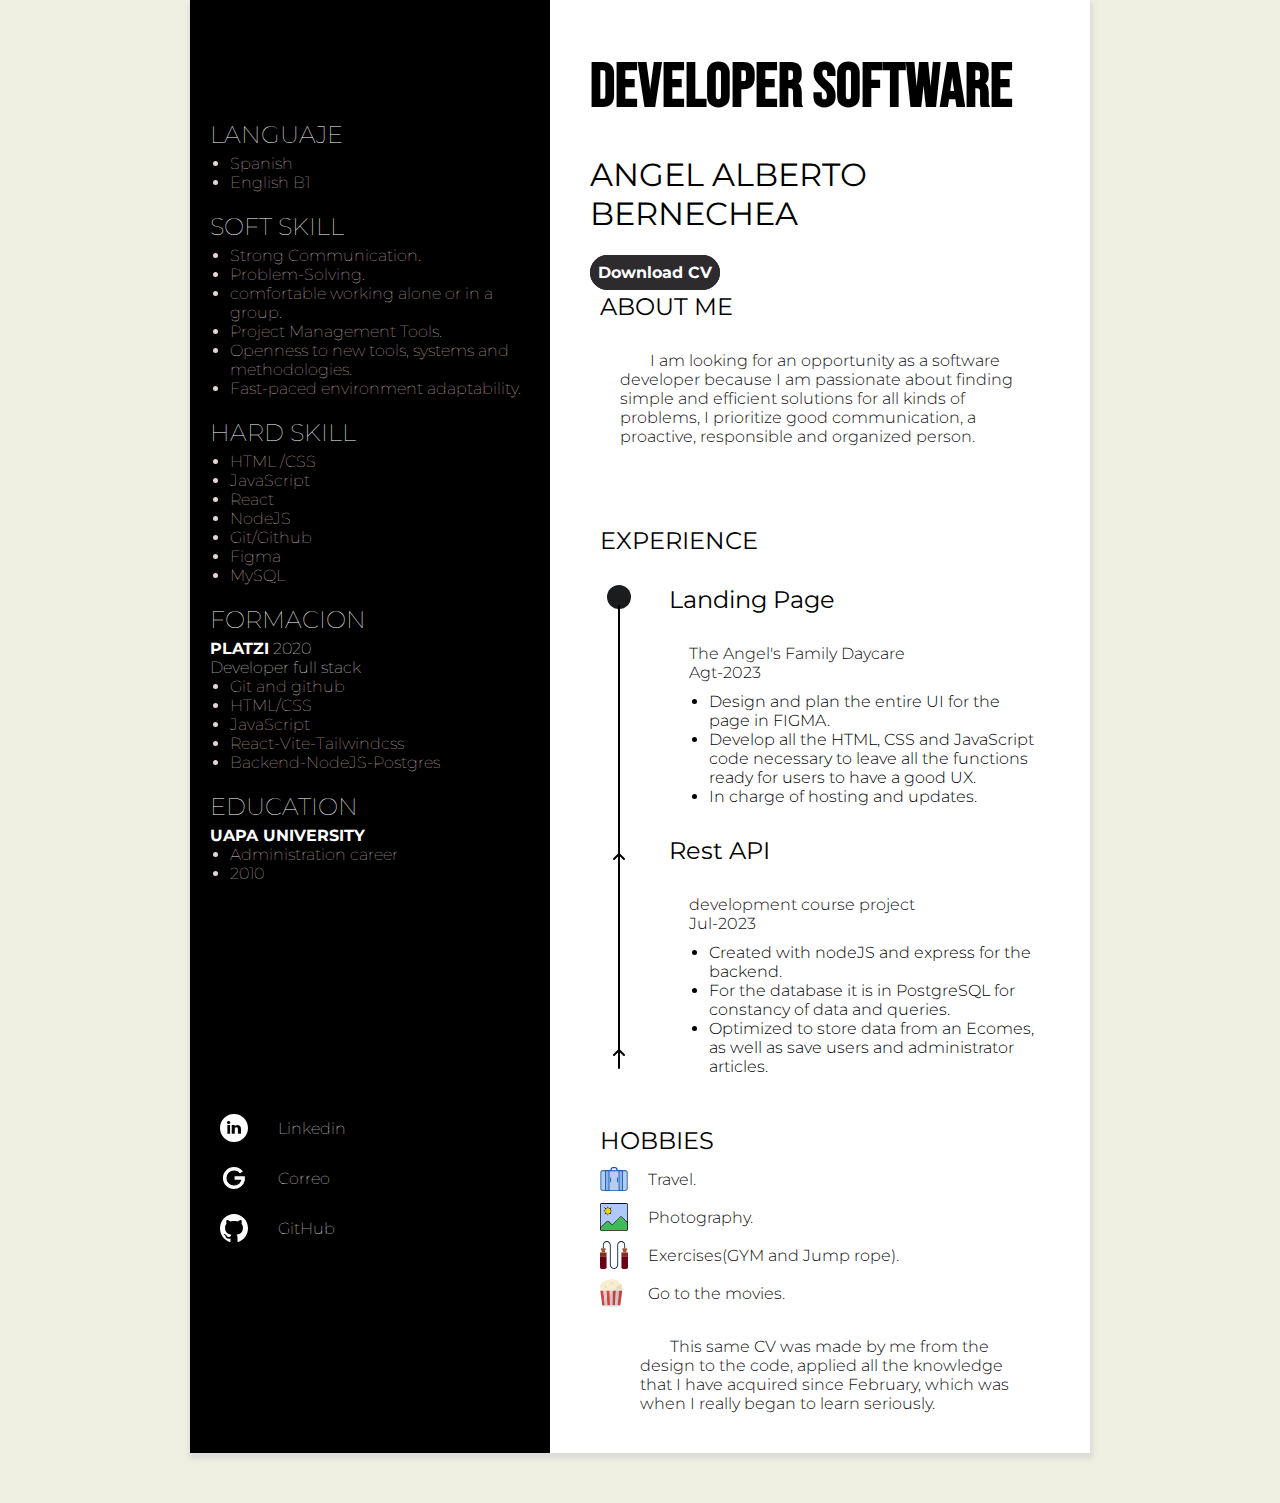
<file: index.html>
<!DOCTYPE html>
<html lang="en">
<head>
	<meta charset="UTF-8">
	<meta name="viewport" content="width=device-width, initial-scale=1.0">
	<link rel="preconnect" href="https://fonts.googleapis.com">
<link rel="preconnect" href="https://fonts.gstatic.com" crossorigin>
<link href="https://fonts.googleapis.com/css2?family=Bebas+Neue&family=Montserrat:wght@100;300;500;700&display=swap" rel="stylesheet">
	<title>Angel Bernechea</title>
	<link rel="stylesheet" href="./css/main.css">

</head>
<body>
	<main>
	
		<section class="CV-info-left">
			<section class="CV-info-movile movile-title ">
			
					<h2 class="movile-title">DEVELOPER SOFTWAREddd </h2>
					<h2 class="movile-name">ANGEL ALBERTO <br> BERNECHEA</h2>
				<div>
					<a href="./files/angelBernecheaCV.png" download>
            <button id="" class="botonCV"> Download CV</button>
          </a>
				</div>
			</section>
			<!-- <img src="./IMG_6794.jpg" alt="foto de un lindo caballer"> -->
			<div class="foto-perfil"></div>
			<section class="CV-info-movile">
				<div class="botnes">
					<div class="movile-namefixed invisible">
						
					
					</div>
				<button class="botn-skill"onclick="mostrarSkilsMovil()">SKILL</button>
				<button class="botn-info"onclick="mostrarInfoMovil()" >INFO</button>
			</div>
			</section>
			 <aside id="info-area" class="CV-info-movile data-movil ">
				<section class="right-aboutme">
					<h2>ABOUT ME</h2>
					<p>I am looking for an opportunity as a software developer because I am passionate about finding simple and efficient solutions for all kinds of problems, I prioritize good communication, a proactive, responsible and organized person.</p>
				</section>
				<section class="right-experience-main">
					<h2>EXPERIENCE</h2>
					<section class="right-experience">
						
						<div class="right-experience-barra">
							<svg viewBox="0 0 36 36" xmlns="http://www.w3.org/2000/svg" xmlns:xlink="http://www.w3.org/1999/xlink" aria-hidden="true" role="img" class="iconify iconify--twemoji" preserveAspectRatio="xMidYMid meet" fill="#000000"><g id="SVGRepo_bgCarrier" stroke-width="0"></g><g id="SVGRepo_tracerCarrier" stroke-linecap="round" stroke-linejoin="round"></g><g id="SVGRepo_iconCarrier"><circle fill="#1b1c1d" cx="18" cy="18" r="18"></circle></g></svg>
							<div class="barra barra1"></div>
							<svg viewBox="0 0 24 24" fill="none" xmlns="http://www.w3.org/2000/svg"><g id="SVGRepo_bgCarrier" stroke-width="0"></g><g id="SVGRepo_tracerCarrier" stroke-linecap="round" stroke-linejoin="round"></g><g id="SVGRepo_iconCarrier"> <g id="Arrow / Arrow_Up_LG"> <path id="Vector" d="M12 3L7 8M12 3L17 8M12 3V21" stroke="#000000" stroke-width="2" stroke-linecap="round" stroke-linejoin="round"></path> </g> </g></svg>
							<div class="barra barra2"></div>
							<svg viewBox="0 0 24 24" fill="none" xmlns="http://www.w3.org/2000/svg"><g id="SVGRepo_bgCarrier" stroke-width="0"></g><g id="SVGRepo_tracerCarrier" stroke-linecap="round" stroke-linejoin="round"></g><g id="SVGRepo_iconCarrier"> <g id="Arrow / Arrow_Up_LG"> <path id="Vector" d="M12 3L7 8M12 3L17 8M12 3V21" stroke="#000000" stroke-width="2" stroke-linecap="round" stroke-linejoin="round"></path> </g> </g></svg>
						</div>
						<div class="right-experience-info">
							
						<section class="right-experience-datos">
							<h2>Landing Page</h2>
							<p>The Angel's Family Daycare</p>
							<p>Agt-2023</p>
							<ul>
								<li>Design and plan the entire UI for the page in FIGMA.</li>
								<li>Develop all the HTML, CSS and JavaScript code necessary to leave all the functions ready for users to have a good UX.</li>
								<li>In charge of hosting and updates.</li>
							</ul>
						</section>
						<section class="right-experience-datos">
							<h2>Rest Api</h2>
							<p>development course project</p>
							<p>Jul-2023</p>
							<ul>
								<li>Created with nodeJS and express for the backend.</li>
								<li>For the database it is in PostgreSQL for constancy of data and queries.</li>
								<li>Optimized to store data from an Ecomes, as well as save users and administrator articles.</li>
							</ul>
						</section>
					</div>
					</section>
				</section>
				<section class=" right-hobbies">
					<h2>HOBBIES</h2>
					<div class="right-hobbies-list">
						<svg viewBox="0 0 1024 1024" class="icon" version="1.1" xmlns="http://www.w3.org/2000/svg" fill="#000000"><g id="SVGRepo_bgCarrier" stroke-width="0"></g><g id="SVGRepo_tracerCarrier" stroke-linecap="round" stroke-linejoin="round"></g><g id="SVGRepo_iconCarrier"><path d="M546.5 408h-67.1c-55.5 0-100.6-45.1-100.6-100.6V173.8c0-55.5 45.1-100.6 100.6-100.6h67.1c55.5 0 100.6 45.1 100.6 100.6v133.6c0 55.5-45.1 100.6-100.6 100.6z m-67-284.8c-27.9 0-50.6 22.7-50.6 50.6v133.6c0 27.9 22.7 50.6 50.6 50.6h67.1c27.9 0 50.6-22.7 50.6-50.6V173.8c0-27.9-22.7-50.6-50.6-50.6h-67.1z" fill="#0F53A8"></path><path d="M936.2 925.4H89.8c-32 0-58-26-58-58V269c0-32 26-58 58-58h846.4c32 0 58 26 58 58v598.3c0 32.1-26 58.1-58 58.1z" fill="#B6CDEF"></path><path d="M936.2 940.4H89.8c-40.3 0-73-32.7-73-73V269c0-40.3 32.7-73 73-73h846.4c40.3 0 73 32.7 73 73v598.3c0 40.3-32.8 73.1-73 73.1zM89.8 226c-23.7 0-43 19.3-43 43v598.3c0 23.7 19.3 43 43 43h846.4c23.7 0 43-19.3 43-43V269c0-23.7-19.3-43-43-43H89.8z" fill="#0F53A8"></path><path d="M200.5 211h129v714.3h-129z" fill="#89B7F5"></path><path d="M329.5 940.4h-129c-8.3 0-15-6.7-15-15V211c0-8.3 6.7-15 15-15h129c8.3 0 15 6.7 15 15v714.3c0 8.4-6.8 15.1-15 15.1z m-114-30h99V226h-99v684.4z" fill="#0F53A8"></path><path d="M696.5 211h129v714.3h-129z" fill="#89B7F5"></path><path d="M825.5 940.4h-129c-8.3 0-15-6.7-15-15V211c0-8.3 6.7-15 15-15h129c8.3 0 15 6.7 15 15v714.3c0 8.4-6.7 15.1-15 15.1z m-114-30h99V226h-99v684.4z" fill="#0F53A8"></path><path d="M390.6 632.8c-8.3 0-15-6.7-15-15V473.1c0-8.3 6.7-15 15-15s15 6.7 15 15v144.7c0 8.3-6.7 15-15 15zM635.4 632.8c-8.3 0-15-6.7-15-15V473.1c0-8.3 6.7-15 15-15s15 6.7 15 15v144.7c0 8.3-6.8 15-15 15z" fill="#0F53A8"></path></g></svg>
						<p>Travel.</p>
					</div>
					<div class="right-hobbies-list">
						<svg version="1.0" id="Layer_1" xmlns="http://www.w3.org/2000/svg" xmlns:xlink="http://www.w3.org/1999/xlink" viewBox="0 0 64 64" enable-background="new 0 0 64 64" xml:space="preserve" fill="#000000"><g id="SVGRepo_bgCarrier" stroke-width="0"></g><g id="SVGRepo_tracerCarrier" stroke-linecap="round" stroke-linejoin="round"></g><g id="SVGRepo_iconCarrier"> <g> <path fill="#3cbe56" d="M62,60c0,1.104-0.896,2-2,2H4c-1.104,0-2-0.896-2-2v-2.801l14.603-14.603c0.781-0.781,2.047-0.781,2.828,0 c0,0,6.197,6.198,7.15,7.15c0.953,0.953,1.88,0.95,2.829,0s17.171-17.171,17.171-17.171c0.781-0.781,2.047-0.781,2.828,0L62,45.167 V60z"></path> <g> <path fill="#0e1614" d="M60,0H4C1.789,0,0,1.789,0,4v56c0,2.211,1.789,4,4,4h56c2.211,0,4-1.789,4-4V4C64,1.789,62.211,0,60,0z M62,60c0,1.104-0.896,2-2,2H4c-1.104,0-2-0.896-2-2v-2.801l14.603-14.603c0.781-0.781,2.047-0.781,2.828,0 c0,0,6.197,6.198,7.15,7.15c0.953,0.953,1.88,0.95,2.829,0s17.171-17.171,17.171-17.171c0.781-0.781,2.047-0.781,2.828,0 L62,45.167V60z M62,42.338L50.823,31.161c-1.563-1.563-4.093-1.563-5.656,0L27.996,48.332l-7.151-7.15 c-1.563-1.563-4.093-1.563-5.656,0L2,54.37V4c0-1.104,0.896-2,2-2h56c1.104,0,2,0.896,2,2V42.338z"></path> <path fill="#0e1614" d="M28.999,17h-2.998c-0.024,0-0.044,0.012-0.068,0.014c-0.181-1.469-0.76-2.812-1.626-3.924 c0.018-0.016,0.041-0.021,0.059-0.039l2.121-2.121c0.392-0.391,0.391-1.023,0-1.414c-0.392-0.391-1.023-0.391-1.416,0l-2.12,2.12 c-0.018,0.018-0.023,0.04-0.039,0.059c-1.111-0.867-2.454-1.446-3.924-1.627c0.002-0.022,0.014-0.044,0.014-0.067l0.001-3 c0-0.553-0.449-1-1-1C17.448,6.001,17.001,6.447,17,7.002V10c0,0.023,0.012,0.045,0.014,0.067c-1.47,0.181-2.813,0.76-3.925,1.626 c-0.016-0.018-0.021-0.041-0.038-0.058L10.93,9.515c-0.391-0.392-1.023-0.391-1.414,0c-0.391,0.392-0.392,1.023,0,1.415 l2.121,2.121c0.017,0.017,0.04,0.022,0.058,0.038c-0.867,1.111-1.446,2.456-1.627,3.925C10.044,17.012,10.023,17,10,17H7 c-0.553,0-1,0.447-1,1s0.447,1,1,1h3c0.023,0,0.044-0.012,0.067-0.014c0.181,1.47,0.76,2.813,1.627,3.925 c-0.019,0.016-0.041,0.021-0.059,0.039l-2.121,2.12c-0.392,0.392-0.392,1.025,0,1.414c0.392,0.393,1.022,0.391,1.416,0.002 l2.12-2.121c0.018-0.018,0.023-0.041,0.039-0.059c1.111,0.866,2.454,1.445,3.924,1.626C17.012,25.957,17,25.977,17,26.002 L16.999,29c0,0.554,0.448,1.002,1,1c0.554,0,1-0.447,1.003-1l-0.001-2.998c0-0.025-0.012-0.045-0.014-0.069 c1.469-0.181,2.812-0.76,3.924-1.627c0.016,0.019,0.021,0.042,0.039,0.06l2.12,2.121c0.392,0.393,1.025,0.391,1.414,0 c0.392-0.392,0.391-1.023,0.001-1.416l-2.12-2.12c-0.018-0.018-0.041-0.023-0.06-0.039c0.867-1.111,1.446-2.455,1.627-3.924 c0.024,0.002,0.044,0.014,0.068,0.014L29,19.002c0.554,0,1.001-0.448,1-1C30,17.448,29.553,17.002,28.999,17z M18,24 c-3.313,0-6-2.687-6-6s2.687-6,6-6s6,2.687,6,6S21.313,24,18,24z"></path> </g> <path fill="#afc9fd" d="M60,2H4C2.896,2,2,2.896,2,4v50.37l13.188-13.188c1.563-1.563,4.093-1.563,5.656,0l7.151,7.15 l17.171-17.171c1.563-1.563,4.093-1.563,5.656,0L62,42.338V4C62,2.896,61.104,2,60,2z M29,19.002l-2.999-0.001 c-0.024,0-0.044-0.012-0.068-0.014c-0.181,1.469-0.76,2.812-1.627,3.924c0.019,0.016,0.042,0.021,0.06,0.039l2.12,2.12 c0.39,0.393,0.391,1.024-0.001,1.416c-0.389,0.391-1.022,0.393-1.414,0l-2.12-2.121c-0.018-0.018-0.023-0.041-0.039-0.06 c-1.111,0.867-2.455,1.446-3.924,1.627c0.002,0.024,0.014,0.044,0.014,0.069L19.002,29c-0.003,0.553-0.449,1-1.003,1 c-0.552,0.002-1-0.446-1-1L17,26.002c0-0.025,0.012-0.045,0.014-0.069c-1.47-0.181-2.812-0.76-3.924-1.626 c-0.016,0.018-0.021,0.041-0.039,0.059l-2.12,2.121c-0.394,0.389-1.024,0.391-1.416-0.002c-0.392-0.389-0.392-1.022,0-1.414 l2.121-2.12c0.018-0.018,0.04-0.023,0.059-0.039c-0.867-1.111-1.446-2.455-1.627-3.925C10.044,18.988,10.023,19,10,19H7 c-0.553,0-1-0.447-1-1s0.447-1,1-1h3c0.023,0,0.044,0.012,0.067,0.014c0.181-1.469,0.76-2.813,1.627-3.925 c-0.018-0.016-0.041-0.021-0.058-0.038L9.516,10.93c-0.392-0.392-0.391-1.023,0-1.415c0.391-0.391,1.023-0.392,1.414,0l2.121,2.121 c0.018,0.017,0.022,0.04,0.038,0.058c1.111-0.866,2.455-1.445,3.925-1.626C17.012,10.045,17,10.023,17,10V7.002 C17.001,6.447,17.448,6.001,18.002,6c0.551,0,1,0.447,1,1l-0.001,3c0,0.023-0.012,0.045-0.014,0.067 c1.47,0.181,2.812,0.76,3.924,1.627c0.016-0.019,0.021-0.041,0.039-0.059l2.12-2.12c0.393-0.391,1.024-0.391,1.416,0 c0.391,0.391,0.392,1.023,0,1.414l-2.121,2.121c-0.018,0.018-0.041,0.023-0.059,0.039c0.866,1.111,1.445,2.455,1.626,3.924 C25.957,17.012,25.977,17,26.001,17h2.998C29.553,17.002,30,17.448,30,18.002C30.001,18.554,29.554,19.002,29,19.002z"></path> <circle fill="#f0d000" cx="18" cy="18" r="6"></circle> </g> </g></svg>
						<p>Photography.</p>
					</div>
					<div class="right-hobbies-list">
						<svg viewBox="0 0 256 256" xmlns="http://www.w3.org/2000/svg" xmlns:xlink="http://www.w3.org/1999/xlink" preserveAspectRatio="xMidYMid" fill="#000000"><g id="SVGRepo_bgCarrier" stroke-width="0"></g><g id="SVGRepo_tracerCarrier" stroke-linecap="round" stroke-linejoin="round"></g><g id="SVGRepo_iconCarrier"> <defs> <style> .cls-3 { fill: #05243d; } .cls-4 { fill: #680316; } .cls-5 { fill: #832f21; } .cls-6 { fill: #9d5739; } </style> </defs> <g id="jump_rope"> <path d="M222.000,66.000 C222.000,66.000 222.000,36.000 222.000,36.000 C222.000,20.536 209.464,8.000 194.000,8.000 C178.536,8.000 166.000,20.536 166.000,36.000 C166.000,36.000 166.000,218.000 166.000,218.000 C166.000,238.987 148.987,256.000 128.000,256.000 C107.013,256.000 90.000,238.987 90.000,218.000 C90.000,218.000 90.000,36.000 90.000,36.000 C90.000,20.536 77.464,8.000 62.000,8.000 C46.536,8.000 34.000,20.536 34.000,36.000 C34.000,36.000 34.000,66.000 34.000,66.000 C34.000,66.000 26.000,66.000 26.000,66.000 C26.000,66.000 26.000,36.000 26.000,36.000 C26.000,16.118 42.118,-0.000 62.000,-0.000 C81.882,-0.000 98.000,16.118 98.000,36.000 C98.000,36.000 98.000,58.000 98.000,58.000 C98.000,58.000 98.000,218.000 98.000,218.000 C98.000,234.568 111.431,248.000 128.000,248.000 C144.568,248.000 158.000,234.568 158.000,218.000 C158.000,218.000 158.000,58.000 158.000,58.000 C158.000,58.000 158.000,36.000 158.000,36.000 C158.000,16.118 174.118,-0.000 194.000,-0.000 C213.882,-0.000 230.000,16.118 230.000,36.000 C230.000,36.000 230.000,66.000 230.000,66.000 C230.000,66.000 222.000,66.000 222.000,66.000 Z" id="path-1" class="cls-3" fill-rule="evenodd"></path> <path d="M240.000,256.000 C240.000,256.000 212.000,256.000 212.000,256.000 C203.163,256.000 196.000,248.836 196.000,240.000 C196.000,240.000 196.000,140.000 196.000,140.000 C196.000,140.000 256.000,140.000 256.000,140.000 C256.000,140.000 256.000,240.000 256.000,240.000 C256.000,248.836 248.836,256.000 240.000,256.000 ZM44.000,256.000 C44.000,256.000 16.000,256.000 16.000,256.000 C7.163,256.000 -0.000,248.836 -0.000,240.000 C-0.000,240.000 -0.000,140.000 -0.000,140.000 C-0.000,140.000 60.000,140.000 60.000,140.000 C60.000,140.000 60.000,240.000 60.000,240.000 C60.000,248.836 52.837,256.000 44.000,256.000 Z" id="path-2" class="cls-4" fill-rule="evenodd"></path> <path d="M196.000,140.000 C196.000,140.000 196.000,106.000 196.000,106.000 C196.000,106.000 256.000,106.000 256.000,106.000 C256.000,106.000 256.000,140.000 256.000,140.000 C256.000,140.000 196.000,140.000 196.000,140.000 ZM-0.000,106.000 C-0.000,106.000 60.000,106.000 60.000,106.000 C60.000,106.000 60.000,140.000 60.000,140.000 C60.000,140.000 -0.000,140.000 -0.000,140.000 C-0.000,140.000 -0.000,106.000 -0.000,106.000 Z" id="path-3" class="cls-5" fill-rule="evenodd"></path> <path d="M241.000,85.799 C241.000,85.799 241.000,106.000 241.000,106.000 C241.000,106.000 211.000,106.000 211.000,106.000 C211.000,106.000 211.000,85.799 211.000,85.799 C206.435,84.872 203.000,80.838 203.000,76.000 C203.000,70.477 207.477,66.000 213.000,66.000 C213.000,66.000 239.000,66.000 239.000,66.000 C244.523,66.000 249.000,70.477 249.000,76.000 C249.000,80.838 245.564,84.872 241.000,85.799 ZM45.000,106.000 C45.000,106.000 15.000,106.000 15.000,106.000 C15.000,106.000 15.000,85.799 15.000,85.799 C10.435,84.872 7.000,80.838 7.000,76.000 C7.000,70.477 11.477,66.000 17.000,66.000 C17.000,66.000 43.000,66.000 43.000,66.000 C48.523,66.000 53.000,70.477 53.000,76.000 C53.000,80.838 49.564,84.872 45.000,85.799 C45.000,85.799 45.000,106.000 45.000,106.000 Z" id="path-4" class="cls-6" fill-rule="evenodd"></path> </g> </g></svg>
						<p>Exercises(GYM and Jump rope).</p>
					</div>
					<div class="right-hobbies-list">
						<svg version="1.1" id="_x34_" xmlns="http://www.w3.org/2000/svg" xmlns:xlink="http://www.w3.org/1999/xlink" viewBox="0 0 512 512" xml:space="preserve" fill="#000000"><g id="SVGRepo_bgCarrier" stroke-width="0"></g><g id="SVGRepo_tracerCarrier" stroke-linecap="round" stroke-linejoin="round"></g><g id="SVGRepo_iconCarrier"> <g> <g> <g> <circle style="fill:#F6EDD4;" cx="55.093" cy="199.192" r="49.443"></circle> <circle style="fill:#F6EDD4;" cx="77.402" cy="153.987" r="49.443"></circle> <circle style="fill:#F6EDD4;" cx="135.507" cy="203.43" r="49.443"></circle> <circle style="fill:#F6EDD4;" cx="112.303" cy="104.536" r="49.443"></circle> <circle style="fill:#F6EDD4;" cx="211.79" cy="203.43" r="49.443"></circle> <circle style="fill:#F6EDD4;" cx="245.792" cy="94.657" r="49.443"></circle> <circle style="fill:#F6EDD4;" cx="177.279" cy="94.657" r="49.443"></circle> <circle style="fill:#F6EDD4;" cx="196.349" cy="144.1" r="49.443"></circle> <circle style="fill:#F6EDD4;" cx="146.906" cy="153.979" r="49.443"></circle> <circle style="fill:#F6EDD4;" cx="291.698" cy="179.415" r="49.443"></circle> <circle style="fill:#F6EDD4;" cx="346.088" cy="206.255" r="49.443"></circle> <circle style="fill:#F6EDD4;" cx="362.027" cy="187.892" r="49.443"></circle> <circle style="fill:#F6EDD4;" cx="289.511" cy="226.032" r="49.443"></circle> <path style="fill:#F6EDD4;" d="M401.185,124.304c0,1.876-0.078,3.751-0.312,5.626c-0.156,1.642-0.391,3.283-0.703,4.845 c-0.078,0.548-0.157,1.016-0.312,1.563c-0.313,1.485-0.704,2.971-1.173,4.377c-0.547,1.719-1.172,3.438-1.875,5.08 c-0.625,1.642-1.407,3.204-2.266,4.767v0.078h-0.078c-3.908,7.267-9.456,13.52-16.099,18.209 c-9.066,6.641-20.163,10.549-32.276,10.549c-1.641,0-3.283-0.078-4.923-0.312c-6.565-0.468-12.816-2.188-18.443-4.923 c-2.423-1.094-4.689-2.345-6.877-3.829c-0.704-0.391-1.407-0.859-2.032-1.484c-2.188-1.485-4.22-3.205-6.096-5.003 c-9.065-8.83-15.083-20.631-16.411-33.838c-0.235-1.876-0.312-3.751-0.312-5.705c0-1.016,0-2.032,0.156-3.048 c1.485-28.993,25.555-52.046,54.939-52.046h0.391l14.301,2.032c9.612,2.578,18.131,7.815,24.773,14.769 c0.469,0.469,0.938,0.861,1.328,1.329c0.391,0.39,0.703,0.703,0.938,1.094c0.156,0.156,0.313,0.391,0.469,0.547 c1.329,1.485,2.423,2.97,3.439,4.532c0.782,1.095,1.485,2.188,2.11,3.361c0.313,0.547,0.625,1.094,0.938,1.642 c1.563,2.969,2.891,6.095,3.907,9.378c0.157,0.547,0.313,1.093,0.391,1.641c0,0,0.078,0,0.078,0.078 c0.391,1.251,0.704,2.501,0.938,3.829C400.795,116.957,401.185,120.553,401.185,124.304z"></path> <path style="fill:#F6EDD4;" d="M346.794,74.914c0,26.102-18.208,47.983-42.591,53.609c-3.985,1.017-8.206,1.485-12.504,1.485 h-0.391c-3.439,0-6.799-0.39-10.003-1.016c-7.815-1.484-15.004-4.61-21.178-8.986c-6.408-4.455-11.801-10.238-15.708-16.959 c-0.938-1.407-1.719-2.892-2.423-4.454c-3.439-7.191-5.392-15.24-5.392-23.679c0-10.941,3.204-21.101,8.753-29.697 c4.767-7.58,11.488-13.911,19.381-18.287c7.971-4.531,17.115-7.111,26.961-7.111c22.429,0,41.732,13.363,50.25,32.588 l4.533,16.803C346.715,71.085,346.794,72.96,346.794,74.914z"></path> <circle style="fill:#F6EDD4;" cx="55.093" cy="136.321" r="55.093"></circle> <circle style="fill:#F6EDD4;" cx="86.064" cy="100.308" r="55.093"></circle> <circle style="fill:#F6EDD4;" cx="141.158" cy="62.967" r="55.093"></circle> <circle style="fill:#F6EDD4;" cx="217.441" cy="55.093" r="55.093"></circle> <circle style="fill:#F6EDD4;" cx="273.736" cy="167.504" r="49.443"></circle> <g> <polygon style="fill:#D14846;" points="88.59,488.164 41.701,488.164 34.902,436.664 19.741,320.848 5.674,214.096 62.879,214.096 66.005,247.388 68.349,272.24 79.603,391.963 87.809,479.646 "></polygon> <polygon style="fill:#e1d0d0;" points="135.507,488.161 88.589,488.161 62.86,214.121 120.07,214.121 "></polygon> <polygon style="fill:#D14846;" points="182.425,488.161 135.507,488.161 120.07,214.121 177.279,214.121 "></polygon> <polygon style="fill:#e1d0d0;" points="229.343,488.161 182.425,488.161 177.279,214.121 234.489,214.121 "></polygon> <polygon style="fill:#D14846;" points="276.261,488.161 229.343,488.161 234.489,214.121 291.698,214.121 "></polygon> <polygon style="fill:#e1d0d0;" points="323.179,488.161 276.261,488.161 291.698,214.121 348.908,214.121 "></polygon> <polygon style="fill:#D14846;" points="370.097,488.161 323.179,488.161 348.908,214.121 406.117,214.121 "></polygon> </g> <rect x="41.701" y="480.818" style="fill:#F2F2F2;" width="328.459" height="31.182"></rect> </g> </g> <path style="opacity:0.3;fill:#ffb805;" d="M249.102,73.698c0-6.089-4.982-11.07-11.071-11.07c-3.305,0-6.248,1.497-8.281,3.812 c-1.783-3.738-5.572-6.355-9.969-6.355c-3.026,0-5.776,1.234-7.779,3.219c-2.004-1.985-4.753-3.219-7.779-3.219 c-6.089,0-11.071,4.982-11.071,11.07c0,5.32,3.803,9.792,8.825,10.838c-0.234,0.893-0.398,1.812-0.398,2.775 c0,6.089,4.982,11.07,11.071,11.07c2.978,0,5.68-1.204,7.675-3.134c1.077,0.352,2.204,0.592,3.395,0.592 c0.064,0,0.124-0.018,0.188-0.019c2.017,2.776,5.264,4.607,8.937,4.607c6.089,0,11.071-4.981,11.071-11.07 c0-1.211-0.246-2.358-0.609-3.451C246.737,81.476,249.102,77.869,249.102,73.698z"></path> <path style="opacity:0.3;fill:#ffb805;" d="M304.453,163.564c2.755,5.736,9.702,8.175,15.438,5.42 c3.113-1.495,5.209-4.237,6.077-7.339c3.371,2.715,8.125,3.466,12.267,1.477c2.851-1.369,4.883-3.776,5.872-6.552 c2.786,0.963,5.934,0.882,8.785-0.487c5.736-2.755,8.175-9.702,5.421-15.438c-2.407-5.012-8.014-7.504-13.218-6.217 c-0.183-0.947-0.445-1.887-0.881-2.795c-2.755-5.736-9.702-8.175-15.438-5.42c-2.805,1.347-4.807,3.704-5.813,6.425 c-1.174,0.156-2.344,0.44-3.466,0.979c-0.06,0.029-0.109,0.073-0.169,0.103c-3.156-1.702-7.044-1.958-10.504-0.296 c-5.736,2.755-8.176,9.702-5.421,15.438c0.548,1.141,1.298,2.11,2.135,2.976C303.162,155.166,302.566,159.634,304.453,163.564z"></path> <path style="opacity:0.3;fill:#ffb805;" d="M74.517,136.069c-3.392,5.968-1.284,13.626,4.684,17.018 c3.239,1.841,6.958,2.014,10.241,0.877c-0.335,4.657,1.921,9.333,6.231,11.783c2.966,1.686,6.349,2.008,9.418,1.178 c0.858,3.062,2.865,5.803,5.831,7.489c5.968,3.392,13.627,1.285,17.019-4.683c2.964-5.214,1.728-11.717-2.612-15.539 c0.727-0.744,1.4-1.554,1.937-2.498c3.392-5.968,1.284-13.626-4.683-17.019c-2.919-1.659-6.238-1.984-9.269-1.204 c-0.86-0.945-1.831-1.808-2.998-2.471c-0.063-0.036-0.132-0.052-0.195-0.086c-0.43-3.844-2.593-7.448-6.193-9.494 c-5.968-3.392-13.626-1.285-17.018,4.682c-0.675,1.187-1.073,2.448-1.326,3.722C81.169,129.763,76.841,131.981,74.517,136.069z"></path> <path style="opacity:0.06;fill:#040000;" d="M41.701,488.165v5.001v10.237h10.238H370.16V487.93l35.949-273.833h-2.188 c1.25-1.954,2.345-4.064,3.36-6.252c0.313-0.782,0.625-1.563,0.938-2.344c0.86-2.266,1.641-4.611,2.11-7.112 c0.234-0.86,0.391-1.719,0.469-2.579c0.156-0.391,0.235-0.86,0.235-1.25c0-0.156,0.078-0.391,0.078-0.547 c0.078-0.703,0.156-1.407,0.234-2.032c0-0.078,0-0.235,0-0.313c0.078-1.25,0.156-2.501,0.156-3.751 c0-1.407-0.078-2.735-0.156-4.142c-0.078-0.469-0.078-0.938-0.156-1.407c-0.078-1.094-0.234-2.188-0.547-3.282 c0-0.469-0.156-0.86-0.234-1.328c-0.234-1.172-0.469-2.345-0.938-3.517c0-0.078,0-0.156,0-0.234 c-0.078-0.234-0.078-0.547-0.234-0.782c0-0.156-0.078-0.234-0.156-0.391c-0.234-0.938-0.547-1.797-0.938-2.657 c-0.234-0.703-0.469-1.407-0.86-2.11c0-0.078,0-0.078-0.078-0.156c-0.313-0.86-0.703-1.719-1.172-2.501 c-0.625-1.25-1.25-2.423-2.032-3.595c-0.625-1.016-1.25-2.032-2.032-2.97c-0.234-0.391-0.547-0.782-0.86-1.172 c-0.703-1.016-1.485-1.954-2.423-2.813c-0.234-0.391-0.547-0.703-0.86-1.016l-0.078-0.078c-0.781-0.86-1.485-1.563-2.345-2.266 c-0.234-0.313-0.547-0.625-0.86-0.86v-0.078c0.86-1.563,1.641-3.126,2.266-4.767c0.703-1.641,1.328-3.36,1.875-5.08 c0.469-1.407,0.86-2.892,1.172-4.376c0.156-0.547,0.234-1.016,0.313-1.563c0.313-1.563,0.547-3.204,0.703-4.845 c0.234-1.876,0.313-3.751,0.313-5.627c0-3.751-0.391-7.346-1.094-10.863c-0.234-1.328-0.547-2.579-0.938-3.829 c0-0.078-0.078-0.078-0.078-0.078c-0.078-0.547-0.234-1.094-0.391-1.641c-1.016-3.282-2.344-6.408-3.907-9.378 c-0.313-0.547-0.625-1.094-0.938-1.641c-0.625-1.172-1.328-2.266-2.11-3.36c-1.016-1.563-2.11-3.048-3.438-4.533 c-0.156-0.156-0.313-0.391-0.469-0.547c-0.625-0.86-1.407-1.641-2.188-2.501l-0.078,0.078l-5.001,5.002l-53.688,53.688 l-6.486,6.486l-12.66,12.66l-12.973,12.973l-34.151,34.151l-3.126,3.126l-0.469,0.469l-16.724,16.724l-6.252,6.252l-14.692,14.692 l-40.559,40.559l-51.344,51.344l-47.827,47.827l-44.701,44.701L41.701,488.165z"></path> </g> </g></svg>
						<p>Go to the movies.</p>
					</div>
					<div class="extra">
						<p class="extra-data">This same CV was made by me from the design to the code, applied all the knowledge that I have acquired since February, which was when I really began to learn seriously.</p>
					<p class="extra-info"></p>
					</div>
					</section>


					<section class="about-area ">
						<a  href="https://www.linkedin.com/in/angel-bernechea" target="_blank" > <svg fill="#ffffff" height="32px" width="32px" version="1.1" id="Layer_1" xmlns="http://www.w3.org/2000/svg" xmlns:xlink="http://www.w3.org/1999/xlink" viewBox="-143 145 512 512" xml:space="preserve" stroke="#ffffff"><g id="SVGRepo_bgCarrier" stroke-width="0"></g><g id="SVGRepo_tracerCarrier" stroke-linecap="round" stroke-linejoin="round"></g><g id="SVGRepo_iconCarrier"> <path d="M113,145c-141.4,0-256,114.6-256,256s114.6,256,256,256s256-114.6,256-256S254.4,145,113,145z M41.4,508.1H-8.5V348.4h49.9 V508.1z M15.1,328.4h-0.4c-18.1,0-29.8-12.2-29.8-27.7c0-15.8,12.1-27.7,30.5-27.7c18.4,0,29.7,11.9,30.1,27.7 C45.6,316.1,33.9,328.4,15.1,328.4z M241,508.1h-56.6v-82.6c0-21.6-8.8-36.4-28.3-36.4c-14.9,0-23.2,10-27,19.6 c-1.4,3.4-1.2,8.2-1.2,13.1v86.3H71.8c0,0,0.7-146.4,0-159.7h56.1v25.1c3.3-11,21.2-26.6,49.8-26.6c35.5,0,63.3,23,63.3,72.4V508.1z "></path> </g></svg>
							<p>Linkedin</p></a>
				
						<a  href="mailto:albertobernechea@gmail.com" target="_blank" ><svg viewBox="0 0 24 24" fill="none" height="32px" width="32px"  xmlns="http://www.w3.org/2000/svg" stroke="#00000000"><g id="SVGRepo_bgCarrier" stroke-width="0"></g><g id="SVGRepo_tracerCarrier" stroke-linecap="round" stroke-linejoin="round"></g><g id="SVGRepo_iconCarrier"> <path d="M6 12C6 15.3137 8.68629 18 12 18C14.6124 18 16.8349 16.3304 17.6586 14H12V10H21.8047V14H21.8C20.8734 18.5645 16.8379 22 12 22C6.47715 22 2 17.5228 2 12C2 6.47715 6.47715 2 12 2C15.445 2 18.4831 3.742 20.2815 6.39318L17.0039 8.68815C15.9296 7.06812 14.0895 6 12 6C8.68629 6 6 8.68629 6 12Z" fill="#ffffff"></path> </g></svg>
							<p>Correo</p></a>
				
						
						<a  href="https://github.com/angelbcdev" target="_blank" > <svg viewBox="0 0 20 20" version="1.1" height="32px" width="32px"  xmlns="http://www.w3.org/2000/svg" xmlns:xlink="http://www.w3.org/1999/xlink" fill="#ffffff" stroke="#ffffff"><g id="SVGRepo_bgCarrier" stroke-width="0"></g><g id="SVGRepo_tracerCarrier" stroke-linecap="round" stroke-linejoin="round"></g><g id="SVGRepo_iconCarrier"> <title>github [#ffffff]</title> <desc>Created with Sketch.</desc> <defs> </defs> <g id="Page-1" stroke="none" stroke-width="1" fill="none" fill-rule="evenodd"> <g id="Dribbble-Light-Preview" transform="translate(-140.000000, -7559.000000)" fill="#ffffff"> <g id="icons" transform="translate(56.000000, 160.000000)"> <path d="M94,7399 C99.523,7399 104,7403.59 104,7409.253 C104,7413.782 101.138,7417.624 97.167,7418.981 C96.66,7419.082 96.48,7418.762 96.48,7418.489 C96.48,7418.151 96.492,7417.047 96.492,7415.675 C96.492,7414.719 96.172,7414.095 95.813,7413.777 C98.04,7413.523 100.38,7412.656 100.38,7408.718 C100.38,7407.598 99.992,7406.684 99.35,7405.966 C99.454,7405.707 99.797,7404.664 99.252,7403.252 C99.252,7403.252 98.414,7402.977 96.505,7404.303 C95.706,7404.076 94.85,7403.962 94,7403.958 C93.15,7403.962 92.295,7404.076 91.497,7404.303 C89.586,7402.977 88.746,7403.252 88.746,7403.252 C88.203,7404.664 88.546,7405.707 88.649,7405.966 C88.01,7406.684 87.619,7407.598 87.619,7408.718 C87.619,7412.646 89.954,7413.526 92.175,7413.785 C91.889,7414.041 91.63,7414.493 91.54,7415.156 C90.97,7415.418 89.522,7415.871 88.63,7414.304 C88.63,7414.304 88.101,7413.319 87.097,7413.247 C87.097,7413.247 86.122,7413.234 87.029,7413.87 C87.029,7413.87 87.684,7414.185 88.139,7415.37 C88.139,7415.37 88.726,7417.2 91.508,7416.58 C91.513,7417.437 91.522,7418.245 91.522,7418.489 C91.522,7418.76 91.338,7419.077 90.839,7418.982 C86.865,7417.627 84,7413.783 84,7409.253 C84,7403.59 88.478,7399 94,7399" id="github-[#ffffff]"> </path> </g> </g> </g> </g></svg>
							 <p> GitHub</p
							></a>
					</section>


			 </aside>
			<aside id="skils-area" class="data invisible">
				<div>
					<h2 class="title">LANGUAJE</h2>
					<ul class="title-ul">
						<li>Spanish</li>
						<li>English B1</li>
					</ul>
				</div>
				<div>
					<h2 class="title">SOFT SKILL</h2>
					<ul class="title-ul">
						<li>Strong Communication.</li>
						<li>Problem-Solving.</li>
						<li>comfortable working alone or in a group. </li>
						<li>Project Management Tools.</li>
						<li>Openness to new tools, systems and methodologies.</li>
						<li>Fast-paced environment adaptability.</li>
					</ul>
				</div>
				<div>
					<h2 class="title">HARD SKILL</h2>
					<ul class="title-ul">
						<li>HTML /CSS</li>
						<li>JavaScript</li>
						<li>React</li>
						<li>NodeJS</li>
						<li>Git/Github</li>
						<li>Figma</li>
						<li>MySQL</li>
					</ul>
				</div>
				<div>
					<h2 class="title">FORMACION</h2>
					<p><span class="title-strong">PLATZI</span> 2020 </p>
					<p>Developer full stack</p>
					<ul class="title-ul">
						<li>Git and github</li>
						<li>HTML/CSS</li>
						<li>JavaScript</li>
						<li>React-Vite-Tailwindcss</li>
						<li>Backend-NodeJS-Postgres</li>
					</ul>
				</div>
				<div>
					<h2 class="title">EDUCATION</h2>
					<p><span class="title-strong">UAPA UNIVERSITY</span></p>
					<ul class="title-ul">
						<li>Administration career</li>
						<li>2010</li>
					</ul>
				</div>
				
				<div class="foto-perfil"></div>
				<div class="foto-perfil"></div>
				<footer>
					<section class="link-redes">
						<a class="link-redes-a" href="https://www.linkedin.com/in/angel-bernechea" target="_blank" > <svg fill="#ffffff" height="200px" width="200px" version="1.1" id="Layer_1" xmlns="http://www.w3.org/2000/svg" xmlns:xlink="http://www.w3.org/1999/xlink" viewBox="-143 145 512 512" xml:space="preserve" stroke="#ffffff"><g id="SVGRepo_bgCarrier" stroke-width="0"></g><g id="SVGRepo_tracerCarrier" stroke-linecap="round" stroke-linejoin="round"></g><g id="SVGRepo_iconCarrier"> <path d="M113,145c-141.4,0-256,114.6-256,256s114.6,256,256,256s256-114.6,256-256S254.4,145,113,145z M41.4,508.1H-8.5V348.4h49.9 V508.1z M15.1,328.4h-0.4c-18.1,0-29.8-12.2-29.8-27.7c0-15.8,12.1-27.7,30.5-27.7c18.4,0,29.7,11.9,30.1,27.7 C45.6,316.1,33.9,328.4,15.1,328.4z M241,508.1h-56.6v-82.6c0-21.6-8.8-36.4-28.3-36.4c-14.9,0-23.2,10-27,19.6 c-1.4,3.4-1.2,8.2-1.2,13.1v86.3H71.8c0,0,0.7-146.4,0-159.7h56.1v25.1c3.3-11,21.2-26.6,49.8-26.6c35.5,0,63.3,23,63.3,72.4V508.1z "></path> </g></svg>
							<p>Linkedin</p></a>
				
						<a class="link-redes-a" href="mailto:albertobernechea@gmail.com" target="_blank" ><svg viewBox="0 0 24 24" fill="none" xmlns="http://www.w3.org/2000/svg" stroke="#000000"><g id="SVGRepo_bgCarrier" stroke-width="0"></g><g id="SVGRepo_tracerCarrier" stroke-linecap="round" stroke-linejoin="round"></g><g id="SVGRepo_iconCarrier"> <path d="M6 12C6 15.3137 8.68629 18 12 18C14.6124 18 16.8349 16.3304 17.6586 14H12V10H21.8047V14H21.8C20.8734 18.5645 16.8379 22 12 22C6.47715 22 2 17.5228 2 12C2 6.47715 6.47715 2 12 2C15.445 2 18.4831 3.742 20.2815 6.39318L17.0039 8.68815C15.9296 7.06812 14.0895 6 12 6C8.68629 6 6 8.68629 6 12Z" fill="#ffffff"></path> </g></svg>
							<p>Correo</p></a>
				
						
						<a class="link-redes-a" href="https://github.com/angelbcdev" target="_blank" > <svg viewBox="0 0 20 20" version="1.1" xmlns="http://www.w3.org/2000/svg" xmlns:xlink="http://www.w3.org/1999/xlink" fill="#ffffff" stroke="#ffffff"><g id="SVGRepo_bgCarrier" stroke-width="0"></g><g id="SVGRepo_tracerCarrier" stroke-linecap="round" stroke-linejoin="round"></g><g id="SVGRepo_iconCarrier"> <title>github [#ffffff]</title> <desc>Created with Sketch.</desc> <defs> </defs> <g id="Page-1" stroke="none" stroke-width="1" fill="none" fill-rule="evenodd"> <g id="Dribbble-Light-Preview" transform="translate(-140.000000, -7559.000000)" fill="#ffffff"> <g id="icons" transform="translate(56.000000, 160.000000)"> <path d="M94,7399 C99.523,7399 104,7403.59 104,7409.253 C104,7413.782 101.138,7417.624 97.167,7418.981 C96.66,7419.082 96.48,7418.762 96.48,7418.489 C96.48,7418.151 96.492,7417.047 96.492,7415.675 C96.492,7414.719 96.172,7414.095 95.813,7413.777 C98.04,7413.523 100.38,7412.656 100.38,7408.718 C100.38,7407.598 99.992,7406.684 99.35,7405.966 C99.454,7405.707 99.797,7404.664 99.252,7403.252 C99.252,7403.252 98.414,7402.977 96.505,7404.303 C95.706,7404.076 94.85,7403.962 94,7403.958 C93.15,7403.962 92.295,7404.076 91.497,7404.303 C89.586,7402.977 88.746,7403.252 88.746,7403.252 C88.203,7404.664 88.546,7405.707 88.649,7405.966 C88.01,7406.684 87.619,7407.598 87.619,7408.718 C87.619,7412.646 89.954,7413.526 92.175,7413.785 C91.889,7414.041 91.63,7414.493 91.54,7415.156 C90.97,7415.418 89.522,7415.871 88.63,7414.304 C88.63,7414.304 88.101,7413.319 87.097,7413.247 C87.097,7413.247 86.122,7413.234 87.029,7413.87 C87.029,7413.87 87.684,7414.185 88.139,7415.37 C88.139,7415.37 88.726,7417.2 91.508,7416.58 C91.513,7417.437 91.522,7418.245 91.522,7418.489 C91.522,7418.76 91.338,7419.077 90.839,7418.982 C86.865,7417.627 84,7413.783 84,7409.253 C84,7403.59 88.478,7399 94,7399" id="github-[#ffffff]"> </path> </g> </g> </g> </g></svg>
							 <p> GitHub</p></a>
					</section>
				</footer>
			</aside>

		</section>
		<section class="CV-info-right">
			<div class="title">
			<h1 class="right-title">DEVELOPER SOFTWARE</h1>
			<h2 class="right-name">ANGEL ALBERTO <br> BERNECHEA</h2>
			<a class="botonCV" href="./files/angelBernecheaCV.png" download>
				 Download CV
			</a
		</div>
			<section class="resalt right-aboutme">
				<h2>ABOUT ME</h2>
				<p>I am looking for an opportunity as a software developer because I am passionate about finding simple and efficient solutions for all kinds of problems, I prioritize good communication, a proactive, responsible and organized person.</p>
			</section>
			<section class="resalt right-experience-main">
			<h2>EXPERIENCE</h2>
			<section class="right-experience">
				
				<div class="right-experience-barra">
					<svg viewBox="0 0 36 36" xmlns="http://www.w3.org/2000/svg" xmlns:xlink="http://www.w3.org/1999/xlink" aria-hidden="true" role="img" class="iconify iconify--twemoji" preserveAspectRatio="xMidYMid meet" fill="#000000"><g id="SVGRepo_bgCarrier" stroke-width="0"></g><g id="SVGRepo_tracerCarrier" stroke-linecap="round" stroke-linejoin="round"></g><g id="SVGRepo_iconCarrier"><circle fill="#1b1c1d" cx="18" cy="18" r="18"></circle></g></svg>
					<div class="barra barra1"></div>
					<svg viewBox="0 0 24 24" fill="none" xmlns="http://www.w3.org/2000/svg"><g id="SVGRepo_bgCarrier" stroke-width="0"></g><g id="SVGRepo_tracerCarrier" stroke-linecap="round" stroke-linejoin="round"></g><g id="SVGRepo_iconCarrier"> <g id="Arrow / Arrow_Up_LG"> <path id="Vector" d="M12 3L7 8M12 3L17 8M12 3V21" stroke="#000000" stroke-width="2" stroke-linecap="round" stroke-linejoin="round"></path> </g> </g></svg>
					<div class="barra barra2"></div>
					<svg viewBox="0 0 24 24" fill="none" xmlns="http://www.w3.org/2000/svg"><g id="SVGRepo_bgCarrier" stroke-width="0"></g><g id="SVGRepo_tracerCarrier" stroke-linecap="round" stroke-linejoin="round"></g><g id="SVGRepo_iconCarrier"> <g id="Arrow / Arrow_Up_LG"> <path id="Vector" d="M12 3L7 8M12 3L17 8M12 3V21" stroke="#000000" stroke-width="2" stroke-linecap="round" stroke-linejoin="round"></path> </g> </g></svg>
				</div>
				<div class="right-experience-info">
					
				<section class="right-experience-datos">
					<h2>Landing Page</h2>
					<p>The Angel's Family Daycare</p>
					<p>Agt-2023</p>
					<ul>
						<li>Design and plan the entire UI for the page in FIGMA.</li>
						<li>Develop all the HTML, CSS and JavaScript code necessary to leave all the functions ready for users to have a good UX.</li>
						<li>In charge of hosting and updates.</li>
					</ul>
				</section>
				<section class="right-experience-datos">
					<h2>Rest API</h2>
					<p>development course project</p>
					<p>Jul-2023</p>
					<ul>
						<li>Created with nodeJS and express for the backend.</li>
						<li>For the database it is in PostgreSQL for constancy of data and queries.</li>
						<li>Optimized to store data from an Ecomes, as well as save users and administrator articles.</li>
					</ul>
				</section>
			</div>
			</section>
		</section>
			<section class="resalt right-hobbies">
				<h2>HOBBIES</h2>
				<div class="right-hobbies-list">
					<svg viewBox="0 0 1024 1024" class="icon" version="1.1" xmlns="http://www.w3.org/2000/svg" fill="#000000"><g id="SVGRepo_bgCarrier" stroke-width="0"></g><g id="SVGRepo_tracerCarrier" stroke-linecap="round" stroke-linejoin="round"></g><g id="SVGRepo_iconCarrier"><path d="M546.5 408h-67.1c-55.5 0-100.6-45.1-100.6-100.6V173.8c0-55.5 45.1-100.6 100.6-100.6h67.1c55.5 0 100.6 45.1 100.6 100.6v133.6c0 55.5-45.1 100.6-100.6 100.6z m-67-284.8c-27.9 0-50.6 22.7-50.6 50.6v133.6c0 27.9 22.7 50.6 50.6 50.6h67.1c27.9 0 50.6-22.7 50.6-50.6V173.8c0-27.9-22.7-50.6-50.6-50.6h-67.1z" fill="#0F53A8"></path><path d="M936.2 925.4H89.8c-32 0-58-26-58-58V269c0-32 26-58 58-58h846.4c32 0 58 26 58 58v598.3c0 32.1-26 58.1-58 58.1z" fill="#B6CDEF"></path><path d="M936.2 940.4H89.8c-40.3 0-73-32.7-73-73V269c0-40.3 32.7-73 73-73h846.4c40.3 0 73 32.7 73 73v598.3c0 40.3-32.8 73.1-73 73.1zM89.8 226c-23.7 0-43 19.3-43 43v598.3c0 23.7 19.3 43 43 43h846.4c23.7 0 43-19.3 43-43V269c0-23.7-19.3-43-43-43H89.8z" fill="#0F53A8"></path><path d="M200.5 211h129v714.3h-129z" fill="#89B7F5"></path><path d="M329.5 940.4h-129c-8.3 0-15-6.7-15-15V211c0-8.3 6.7-15 15-15h129c8.3 0 15 6.7 15 15v714.3c0 8.4-6.8 15.1-15 15.1z m-114-30h99V226h-99v684.4z" fill="#0F53A8"></path><path d="M696.5 211h129v714.3h-129z" fill="#89B7F5"></path><path d="M825.5 940.4h-129c-8.3 0-15-6.7-15-15V211c0-8.3 6.7-15 15-15h129c8.3 0 15 6.7 15 15v714.3c0 8.4-6.7 15.1-15 15.1z m-114-30h99V226h-99v684.4z" fill="#0F53A8"></path><path d="M390.6 632.8c-8.3 0-15-6.7-15-15V473.1c0-8.3 6.7-15 15-15s15 6.7 15 15v144.7c0 8.3-6.7 15-15 15zM635.4 632.8c-8.3 0-15-6.7-15-15V473.1c0-8.3 6.7-15 15-15s15 6.7 15 15v144.7c0 8.3-6.8 15-15 15z" fill="#0F53A8"></path></g></svg>
					<p>Travel.</p>
				</div>
				<div class="right-hobbies-list">
					<svg version="1.0" id="Layer_1" xmlns="http://www.w3.org/2000/svg" xmlns:xlink="http://www.w3.org/1999/xlink" viewBox="0 0 64 64" enable-background="new 0 0 64 64" xml:space="preserve" fill="#000000"><g id="SVGRepo_bgCarrier" stroke-width="0"></g><g id="SVGRepo_tracerCarrier" stroke-linecap="round" stroke-linejoin="round"></g><g id="SVGRepo_iconCarrier"> <g> <path fill="#3cbe56" d="M62,60c0,1.104-0.896,2-2,2H4c-1.104,0-2-0.896-2-2v-2.801l14.603-14.603c0.781-0.781,2.047-0.781,2.828,0 c0,0,6.197,6.198,7.15,7.15c0.953,0.953,1.88,0.95,2.829,0s17.171-17.171,17.171-17.171c0.781-0.781,2.047-0.781,2.828,0L62,45.167 V60z"></path> <g> <path fill="#0e1614" d="M60,0H4C1.789,0,0,1.789,0,4v56c0,2.211,1.789,4,4,4h56c2.211,0,4-1.789,4-4V4C64,1.789,62.211,0,60,0z M62,60c0,1.104-0.896,2-2,2H4c-1.104,0-2-0.896-2-2v-2.801l14.603-14.603c0.781-0.781,2.047-0.781,2.828,0 c0,0,6.197,6.198,7.15,7.15c0.953,0.953,1.88,0.95,2.829,0s17.171-17.171,17.171-17.171c0.781-0.781,2.047-0.781,2.828,0 L62,45.167V60z M62,42.338L50.823,31.161c-1.563-1.563-4.093-1.563-5.656,0L27.996,48.332l-7.151-7.15 c-1.563-1.563-4.093-1.563-5.656,0L2,54.37V4c0-1.104,0.896-2,2-2h56c1.104,0,2,0.896,2,2V42.338z"></path> <path fill="#0e1614" d="M28.999,17h-2.998c-0.024,0-0.044,0.012-0.068,0.014c-0.181-1.469-0.76-2.812-1.626-3.924 c0.018-0.016,0.041-0.021,0.059-0.039l2.121-2.121c0.392-0.391,0.391-1.023,0-1.414c-0.392-0.391-1.023-0.391-1.416,0l-2.12,2.12 c-0.018,0.018-0.023,0.04-0.039,0.059c-1.111-0.867-2.454-1.446-3.924-1.627c0.002-0.022,0.014-0.044,0.014-0.067l0.001-3 c0-0.553-0.449-1-1-1C17.448,6.001,17.001,6.447,17,7.002V10c0,0.023,0.012,0.045,0.014,0.067c-1.47,0.181-2.813,0.76-3.925,1.626 c-0.016-0.018-0.021-0.041-0.038-0.058L10.93,9.515c-0.391-0.392-1.023-0.391-1.414,0c-0.391,0.392-0.392,1.023,0,1.415 l2.121,2.121c0.017,0.017,0.04,0.022,0.058,0.038c-0.867,1.111-1.446,2.456-1.627,3.925C10.044,17.012,10.023,17,10,17H7 c-0.553,0-1,0.447-1,1s0.447,1,1,1h3c0.023,0,0.044-0.012,0.067-0.014c0.181,1.47,0.76,2.813,1.627,3.925 c-0.019,0.016-0.041,0.021-0.059,0.039l-2.121,2.12c-0.392,0.392-0.392,1.025,0,1.414c0.392,0.393,1.022,0.391,1.416,0.002 l2.12-2.121c0.018-0.018,0.023-0.041,0.039-0.059c1.111,0.866,2.454,1.445,3.924,1.626C17.012,25.957,17,25.977,17,26.002 L16.999,29c0,0.554,0.448,1.002,1,1c0.554,0,1-0.447,1.003-1l-0.001-2.998c0-0.025-0.012-0.045-0.014-0.069 c1.469-0.181,2.812-0.76,3.924-1.627c0.016,0.019,0.021,0.042,0.039,0.06l2.12,2.121c0.392,0.393,1.025,0.391,1.414,0 c0.392-0.392,0.391-1.023,0.001-1.416l-2.12-2.12c-0.018-0.018-0.041-0.023-0.06-0.039c0.867-1.111,1.446-2.455,1.627-3.924 c0.024,0.002,0.044,0.014,0.068,0.014L29,19.002c0.554,0,1.001-0.448,1-1C30,17.448,29.553,17.002,28.999,17z M18,24 c-3.313,0-6-2.687-6-6s2.687-6,6-6s6,2.687,6,6S21.313,24,18,24z"></path> </g> <path fill="#afc9fd" d="M60,2H4C2.896,2,2,2.896,2,4v50.37l13.188-13.188c1.563-1.563,4.093-1.563,5.656,0l7.151,7.15 l17.171-17.171c1.563-1.563,4.093-1.563,5.656,0L62,42.338V4C62,2.896,61.104,2,60,2z M29,19.002l-2.999-0.001 c-0.024,0-0.044-0.012-0.068-0.014c-0.181,1.469-0.76,2.812-1.627,3.924c0.019,0.016,0.042,0.021,0.06,0.039l2.12,2.12 c0.39,0.393,0.391,1.024-0.001,1.416c-0.389,0.391-1.022,0.393-1.414,0l-2.12-2.121c-0.018-0.018-0.023-0.041-0.039-0.06 c-1.111,0.867-2.455,1.446-3.924,1.627c0.002,0.024,0.014,0.044,0.014,0.069L19.002,29c-0.003,0.553-0.449,1-1.003,1 c-0.552,0.002-1-0.446-1-1L17,26.002c0-0.025,0.012-0.045,0.014-0.069c-1.47-0.181-2.812-0.76-3.924-1.626 c-0.016,0.018-0.021,0.041-0.039,0.059l-2.12,2.121c-0.394,0.389-1.024,0.391-1.416-0.002c-0.392-0.389-0.392-1.022,0-1.414 l2.121-2.12c0.018-0.018,0.04-0.023,0.059-0.039c-0.867-1.111-1.446-2.455-1.627-3.925C10.044,18.988,10.023,19,10,19H7 c-0.553,0-1-0.447-1-1s0.447-1,1-1h3c0.023,0,0.044,0.012,0.067,0.014c0.181-1.469,0.76-2.813,1.627-3.925 c-0.018-0.016-0.041-0.021-0.058-0.038L9.516,10.93c-0.392-0.392-0.391-1.023,0-1.415c0.391-0.391,1.023-0.392,1.414,0l2.121,2.121 c0.018,0.017,0.022,0.04,0.038,0.058c1.111-0.866,2.455-1.445,3.925-1.626C17.012,10.045,17,10.023,17,10V7.002 C17.001,6.447,17.448,6.001,18.002,6c0.551,0,1,0.447,1,1l-0.001,3c0,0.023-0.012,0.045-0.014,0.067 c1.47,0.181,2.812,0.76,3.924,1.627c0.016-0.019,0.021-0.041,0.039-0.059l2.12-2.12c0.393-0.391,1.024-0.391,1.416,0 c0.391,0.391,0.392,1.023,0,1.414l-2.121,2.121c-0.018,0.018-0.041,0.023-0.059,0.039c0.866,1.111,1.445,2.455,1.626,3.924 C25.957,17.012,25.977,17,26.001,17h2.998C29.553,17.002,30,17.448,30,18.002C30.001,18.554,29.554,19.002,29,19.002z"></path> <circle fill="#f0d000" cx="18" cy="18" r="6"></circle> </g> </g></svg>
					<p>Photography.</p>
				</div>
				<div class="right-hobbies-list">
					<svg viewBox="0 0 256 256" xmlns="http://www.w3.org/2000/svg" xmlns:xlink="http://www.w3.org/1999/xlink" preserveAspectRatio="xMidYMid" fill="#000000"><g id="SVGRepo_bgCarrier" stroke-width="0"></g><g id="SVGRepo_tracerCarrier" stroke-linecap="round" stroke-linejoin="round"></g><g id="SVGRepo_iconCarrier"> <defs> <style> .cls-3 { fill: #05243d; } .cls-4 { fill: #680316; } .cls-5 { fill: #832f21; } .cls-6 { fill: #9d5739; } </style> </defs> <g id="jump_rope"> <path d="M222.000,66.000 C222.000,66.000 222.000,36.000 222.000,36.000 C222.000,20.536 209.464,8.000 194.000,8.000 C178.536,8.000 166.000,20.536 166.000,36.000 C166.000,36.000 166.000,218.000 166.000,218.000 C166.000,238.987 148.987,256.000 128.000,256.000 C107.013,256.000 90.000,238.987 90.000,218.000 C90.000,218.000 90.000,36.000 90.000,36.000 C90.000,20.536 77.464,8.000 62.000,8.000 C46.536,8.000 34.000,20.536 34.000,36.000 C34.000,36.000 34.000,66.000 34.000,66.000 C34.000,66.000 26.000,66.000 26.000,66.000 C26.000,66.000 26.000,36.000 26.000,36.000 C26.000,16.118 42.118,-0.000 62.000,-0.000 C81.882,-0.000 98.000,16.118 98.000,36.000 C98.000,36.000 98.000,58.000 98.000,58.000 C98.000,58.000 98.000,218.000 98.000,218.000 C98.000,234.568 111.431,248.000 128.000,248.000 C144.568,248.000 158.000,234.568 158.000,218.000 C158.000,218.000 158.000,58.000 158.000,58.000 C158.000,58.000 158.000,36.000 158.000,36.000 C158.000,16.118 174.118,-0.000 194.000,-0.000 C213.882,-0.000 230.000,16.118 230.000,36.000 C230.000,36.000 230.000,66.000 230.000,66.000 C230.000,66.000 222.000,66.000 222.000,66.000 Z" id="path-1" class="cls-3" fill-rule="evenodd"></path> <path d="M240.000,256.000 C240.000,256.000 212.000,256.000 212.000,256.000 C203.163,256.000 196.000,248.836 196.000,240.000 C196.000,240.000 196.000,140.000 196.000,140.000 C196.000,140.000 256.000,140.000 256.000,140.000 C256.000,140.000 256.000,240.000 256.000,240.000 C256.000,248.836 248.836,256.000 240.000,256.000 ZM44.000,256.000 C44.000,256.000 16.000,256.000 16.000,256.000 C7.163,256.000 -0.000,248.836 -0.000,240.000 C-0.000,240.000 -0.000,140.000 -0.000,140.000 C-0.000,140.000 60.000,140.000 60.000,140.000 C60.000,140.000 60.000,240.000 60.000,240.000 C60.000,248.836 52.837,256.000 44.000,256.000 Z" id="path-2" class="cls-4" fill-rule="evenodd"></path> <path d="M196.000,140.000 C196.000,140.000 196.000,106.000 196.000,106.000 C196.000,106.000 256.000,106.000 256.000,106.000 C256.000,106.000 256.000,140.000 256.000,140.000 C256.000,140.000 196.000,140.000 196.000,140.000 ZM-0.000,106.000 C-0.000,106.000 60.000,106.000 60.000,106.000 C60.000,106.000 60.000,140.000 60.000,140.000 C60.000,140.000 -0.000,140.000 -0.000,140.000 C-0.000,140.000 -0.000,106.000 -0.000,106.000 Z" id="path-3" class="cls-5" fill-rule="evenodd"></path> <path d="M241.000,85.799 C241.000,85.799 241.000,106.000 241.000,106.000 C241.000,106.000 211.000,106.000 211.000,106.000 C211.000,106.000 211.000,85.799 211.000,85.799 C206.435,84.872 203.000,80.838 203.000,76.000 C203.000,70.477 207.477,66.000 213.000,66.000 C213.000,66.000 239.000,66.000 239.000,66.000 C244.523,66.000 249.000,70.477 249.000,76.000 C249.000,80.838 245.564,84.872 241.000,85.799 ZM45.000,106.000 C45.000,106.000 15.000,106.000 15.000,106.000 C15.000,106.000 15.000,85.799 15.000,85.799 C10.435,84.872 7.000,80.838 7.000,76.000 C7.000,70.477 11.477,66.000 17.000,66.000 C17.000,66.000 43.000,66.000 43.000,66.000 C48.523,66.000 53.000,70.477 53.000,76.000 C53.000,80.838 49.564,84.872 45.000,85.799 C45.000,85.799 45.000,106.000 45.000,106.000 Z" id="path-4" class="cls-6" fill-rule="evenodd"></path> </g> </g></svg>
					<p>Exercises(GYM and Jump rope).</p>
				</div>
				<div class="right-hobbies-list">
					<svg version="1.1" id="_x34_" xmlns="http://www.w3.org/2000/svg" xmlns:xlink="http://www.w3.org/1999/xlink" viewBox="0 0 512 512" xml:space="preserve" fill="#000000"><g id="SVGRepo_bgCarrier" stroke-width="0"></g><g id="SVGRepo_tracerCarrier" stroke-linecap="round" stroke-linejoin="round"></g><g id="SVGRepo_iconCarrier"> <g> <g> <g> <circle style="fill:#F6EDD4;" cx="55.093" cy="199.192" r="49.443"></circle> <circle style="fill:#F6EDD4;" cx="77.402" cy="153.987" r="49.443"></circle> <circle style="fill:#F6EDD4;" cx="135.507" cy="203.43" r="49.443"></circle> <circle style="fill:#F6EDD4;" cx="112.303" cy="104.536" r="49.443"></circle> <circle style="fill:#F6EDD4;" cx="211.79" cy="203.43" r="49.443"></circle> <circle style="fill:#F6EDD4;" cx="245.792" cy="94.657" r="49.443"></circle> <circle style="fill:#F6EDD4;" cx="177.279" cy="94.657" r="49.443"></circle> <circle style="fill:#F6EDD4;" cx="196.349" cy="144.1" r="49.443"></circle> <circle style="fill:#F6EDD4;" cx="146.906" cy="153.979" r="49.443"></circle> <circle style="fill:#F6EDD4;" cx="291.698" cy="179.415" r="49.443"></circle> <circle style="fill:#F6EDD4;" cx="346.088" cy="206.255" r="49.443"></circle> <circle style="fill:#F6EDD4;" cx="362.027" cy="187.892" r="49.443"></circle> <circle style="fill:#F6EDD4;" cx="289.511" cy="226.032" r="49.443"></circle> <path style="fill:#F6EDD4;" d="M401.185,124.304c0,1.876-0.078,3.751-0.312,5.626c-0.156,1.642-0.391,3.283-0.703,4.845 c-0.078,0.548-0.157,1.016-0.312,1.563c-0.313,1.485-0.704,2.971-1.173,4.377c-0.547,1.719-1.172,3.438-1.875,5.08 c-0.625,1.642-1.407,3.204-2.266,4.767v0.078h-0.078c-3.908,7.267-9.456,13.52-16.099,18.209 c-9.066,6.641-20.163,10.549-32.276,10.549c-1.641,0-3.283-0.078-4.923-0.312c-6.565-0.468-12.816-2.188-18.443-4.923 c-2.423-1.094-4.689-2.345-6.877-3.829c-0.704-0.391-1.407-0.859-2.032-1.484c-2.188-1.485-4.22-3.205-6.096-5.003 c-9.065-8.83-15.083-20.631-16.411-33.838c-0.235-1.876-0.312-3.751-0.312-5.705c0-1.016,0-2.032,0.156-3.048 c1.485-28.993,25.555-52.046,54.939-52.046h0.391l14.301,2.032c9.612,2.578,18.131,7.815,24.773,14.769 c0.469,0.469,0.938,0.861,1.328,1.329c0.391,0.39,0.703,0.703,0.938,1.094c0.156,0.156,0.313,0.391,0.469,0.547 c1.329,1.485,2.423,2.97,3.439,4.532c0.782,1.095,1.485,2.188,2.11,3.361c0.313,0.547,0.625,1.094,0.938,1.642 c1.563,2.969,2.891,6.095,3.907,9.378c0.157,0.547,0.313,1.093,0.391,1.641c0,0,0.078,0,0.078,0.078 c0.391,1.251,0.704,2.501,0.938,3.829C400.795,116.957,401.185,120.553,401.185,124.304z"></path> <path style="fill:#F6EDD4;" d="M346.794,74.914c0,26.102-18.208,47.983-42.591,53.609c-3.985,1.017-8.206,1.485-12.504,1.485 h-0.391c-3.439,0-6.799-0.39-10.003-1.016c-7.815-1.484-15.004-4.61-21.178-8.986c-6.408-4.455-11.801-10.238-15.708-16.959 c-0.938-1.407-1.719-2.892-2.423-4.454c-3.439-7.191-5.392-15.24-5.392-23.679c0-10.941,3.204-21.101,8.753-29.697 c4.767-7.58,11.488-13.911,19.381-18.287c7.971-4.531,17.115-7.111,26.961-7.111c22.429,0,41.732,13.363,50.25,32.588 l4.533,16.803C346.715,71.085,346.794,72.96,346.794,74.914z"></path> <circle style="fill:#F6EDD4;" cx="55.093" cy="136.321" r="55.093"></circle> <circle style="fill:#F6EDD4;" cx="86.064" cy="100.308" r="55.093"></circle> <circle style="fill:#F6EDD4;" cx="141.158" cy="62.967" r="55.093"></circle> <circle style="fill:#F6EDD4;" cx="217.441" cy="55.093" r="55.093"></circle> <circle style="fill:#F6EDD4;" cx="273.736" cy="167.504" r="49.443"></circle> <g> <polygon style="fill:#D14846;" points="88.59,488.164 41.701,488.164 34.902,436.664 19.741,320.848 5.674,214.096 62.879,214.096 66.005,247.388 68.349,272.24 79.603,391.963 87.809,479.646 "></polygon> <polygon style="fill:#e1d0d0;" points="135.507,488.161 88.589,488.161 62.86,214.121 120.07,214.121 "></polygon> <polygon style="fill:#D14846;" points="182.425,488.161 135.507,488.161 120.07,214.121 177.279,214.121 "></polygon> <polygon style="fill:#e1d0d0;" points="229.343,488.161 182.425,488.161 177.279,214.121 234.489,214.121 "></polygon> <polygon style="fill:#D14846;" points="276.261,488.161 229.343,488.161 234.489,214.121 291.698,214.121 "></polygon> <polygon style="fill:#e1d0d0;" points="323.179,488.161 276.261,488.161 291.698,214.121 348.908,214.121 "></polygon> <polygon style="fill:#D14846;" points="370.097,488.161 323.179,488.161 348.908,214.121 406.117,214.121 "></polygon> </g> <rect x="41.701" y="480.818" style="fill:#F2F2F2;" width="328.459" height="31.182"></rect> </g> </g> <path style="opacity:0.3;fill:#ffb805;" d="M249.102,73.698c0-6.089-4.982-11.07-11.071-11.07c-3.305,0-6.248,1.497-8.281,3.812 c-1.783-3.738-5.572-6.355-9.969-6.355c-3.026,0-5.776,1.234-7.779,3.219c-2.004-1.985-4.753-3.219-7.779-3.219 c-6.089,0-11.071,4.982-11.071,11.07c0,5.32,3.803,9.792,8.825,10.838c-0.234,0.893-0.398,1.812-0.398,2.775 c0,6.089,4.982,11.07,11.071,11.07c2.978,0,5.68-1.204,7.675-3.134c1.077,0.352,2.204,0.592,3.395,0.592 c0.064,0,0.124-0.018,0.188-0.019c2.017,2.776,5.264,4.607,8.937,4.607c6.089,0,11.071-4.981,11.071-11.07 c0-1.211-0.246-2.358-0.609-3.451C246.737,81.476,249.102,77.869,249.102,73.698z"></path> <path style="opacity:0.3;fill:#ffb805;" d="M304.453,163.564c2.755,5.736,9.702,8.175,15.438,5.42 c3.113-1.495,5.209-4.237,6.077-7.339c3.371,2.715,8.125,3.466,12.267,1.477c2.851-1.369,4.883-3.776,5.872-6.552 c2.786,0.963,5.934,0.882,8.785-0.487c5.736-2.755,8.175-9.702,5.421-15.438c-2.407-5.012-8.014-7.504-13.218-6.217 c-0.183-0.947-0.445-1.887-0.881-2.795c-2.755-5.736-9.702-8.175-15.438-5.42c-2.805,1.347-4.807,3.704-5.813,6.425 c-1.174,0.156-2.344,0.44-3.466,0.979c-0.06,0.029-0.109,0.073-0.169,0.103c-3.156-1.702-7.044-1.958-10.504-0.296 c-5.736,2.755-8.176,9.702-5.421,15.438c0.548,1.141,1.298,2.11,2.135,2.976C303.162,155.166,302.566,159.634,304.453,163.564z"></path> <path style="opacity:0.3;fill:#ffb805;" d="M74.517,136.069c-3.392,5.968-1.284,13.626,4.684,17.018 c3.239,1.841,6.958,2.014,10.241,0.877c-0.335,4.657,1.921,9.333,6.231,11.783c2.966,1.686,6.349,2.008,9.418,1.178 c0.858,3.062,2.865,5.803,5.831,7.489c5.968,3.392,13.627,1.285,17.019-4.683c2.964-5.214,1.728-11.717-2.612-15.539 c0.727-0.744,1.4-1.554,1.937-2.498c3.392-5.968,1.284-13.626-4.683-17.019c-2.919-1.659-6.238-1.984-9.269-1.204 c-0.86-0.945-1.831-1.808-2.998-2.471c-0.063-0.036-0.132-0.052-0.195-0.086c-0.43-3.844-2.593-7.448-6.193-9.494 c-5.968-3.392-13.626-1.285-17.018,4.682c-0.675,1.187-1.073,2.448-1.326,3.722C81.169,129.763,76.841,131.981,74.517,136.069z"></path> <path style="opacity:0.06;fill:#040000;" d="M41.701,488.165v5.001v10.237h10.238H370.16V487.93l35.949-273.833h-2.188 c1.25-1.954,2.345-4.064,3.36-6.252c0.313-0.782,0.625-1.563,0.938-2.344c0.86-2.266,1.641-4.611,2.11-7.112 c0.234-0.86,0.391-1.719,0.469-2.579c0.156-0.391,0.235-0.86,0.235-1.25c0-0.156,0.078-0.391,0.078-0.547 c0.078-0.703,0.156-1.407,0.234-2.032c0-0.078,0-0.235,0-0.313c0.078-1.25,0.156-2.501,0.156-3.751 c0-1.407-0.078-2.735-0.156-4.142c-0.078-0.469-0.078-0.938-0.156-1.407c-0.078-1.094-0.234-2.188-0.547-3.282 c0-0.469-0.156-0.86-0.234-1.328c-0.234-1.172-0.469-2.345-0.938-3.517c0-0.078,0-0.156,0-0.234 c-0.078-0.234-0.078-0.547-0.234-0.782c0-0.156-0.078-0.234-0.156-0.391c-0.234-0.938-0.547-1.797-0.938-2.657 c-0.234-0.703-0.469-1.407-0.86-2.11c0-0.078,0-0.078-0.078-0.156c-0.313-0.86-0.703-1.719-1.172-2.501 c-0.625-1.25-1.25-2.423-2.032-3.595c-0.625-1.016-1.25-2.032-2.032-2.97c-0.234-0.391-0.547-0.782-0.86-1.172 c-0.703-1.016-1.485-1.954-2.423-2.813c-0.234-0.391-0.547-0.703-0.86-1.016l-0.078-0.078c-0.781-0.86-1.485-1.563-2.345-2.266 c-0.234-0.313-0.547-0.625-0.86-0.86v-0.078c0.86-1.563,1.641-3.126,2.266-4.767c0.703-1.641,1.328-3.36,1.875-5.08 c0.469-1.407,0.86-2.892,1.172-4.376c0.156-0.547,0.234-1.016,0.313-1.563c0.313-1.563,0.547-3.204,0.703-4.845 c0.234-1.876,0.313-3.751,0.313-5.627c0-3.751-0.391-7.346-1.094-10.863c-0.234-1.328-0.547-2.579-0.938-3.829 c0-0.078-0.078-0.078-0.078-0.078c-0.078-0.547-0.234-1.094-0.391-1.641c-1.016-3.282-2.344-6.408-3.907-9.378 c-0.313-0.547-0.625-1.094-0.938-1.641c-0.625-1.172-1.328-2.266-2.11-3.36c-1.016-1.563-2.11-3.048-3.438-4.533 c-0.156-0.156-0.313-0.391-0.469-0.547c-0.625-0.86-1.407-1.641-2.188-2.501l-0.078,0.078l-5.001,5.002l-53.688,53.688 l-6.486,6.486l-12.66,12.66l-12.973,12.973l-34.151,34.151l-3.126,3.126l-0.469,0.469l-16.724,16.724l-6.252,6.252l-14.692,14.692 l-40.559,40.559l-51.344,51.344l-47.827,47.827l-44.701,44.701L41.701,488.165z"></path> </g> </g></svg>
					<p>Go to the movies.</p>
				</div>
				</section>
				<div class="extra">
					<p class="extra-data">This same CV was made by me from the design to the code, applied all the knowledge that I have acquired since February, which was when I really began to learn seriously.</p>
				<p id="extra-info" class="extra-info"></p>
				</div>
		</section>
	</main>
	<script src="./js/index.js"></script>
</body>
</html>
</file>
<file: css/main.css>
* {
  padding: 0;
  margin: 0;
  box-sizing: border-box;
  font-family: "Montserrat", sans-serif;
}

body {
  background-color: rgb(239, 239, 226);
}

.foto-perfil {
  width: 100%;
  background-color: #000;
  height: 100px;
}

main {
  width: 900px;
  margin: 0 auto;
  margin-bottom: 50px;
  box-shadow: 1px 4px 5px 2px #dcdcd9;
  display: grid;
  grid-template-columns: 2fr 3fr;
}
main .CV-info-left {
  background: #000;
  color: white;
  font-weight: 100;
}
main .CV-info-left img {
  width: 100%;
}
main .CV-info-left .data {
  padding: 20px;
}
main .CV-info-left .data .title {
  margin-bottom: 5px;
  font-weight: 100;
}
main .CV-info-left .data .title-strong {
  font-weight: bold;
}
main .CV-info-left .data .title-ul {
  padding-left: 20px;
  font-weight: 100;
  color: #e5d5d5;
  gap: 40px;
  margin-bottom: 20px;
}
main .CV-info-left .data .title-ul li {
  border-bottom: 20px;
}
main .CV-info-left .data .title-ul li:hover {
  color: #fff;
}
main .CV-info-left .data .link-redes {
  display: flex;
}
main .CV-info-left .data .link-redes svg {
  width: 28px;
  margin-right: 30px;
}
main .CV-info-left .data .link-redes a {
  color: inherit;
  text-decoration: none;
}
main .CV-info-left .data .link-redes .link-redes-a {
  display: flex;
  border-radius: 20px;
  padding-left: 10px;
  transition: 0.1s ease-out;
  align-items: center;
  fill: rgb(255, 255, 255);
}
main .CV-info-left .data .link-redes .link-redes-a:hover {
  fill: red;
  background-color: rgb(38, 38, 38);
}
main .CV-info-right {
  background: #ffffff;
  padding: 20px 40px;
}
main .CV-info-right .resalt {
  transition: 0.3s ease-in;
  border-radius: 20px;
  padding: 10px;
}
main .CV-info-right .resalt:hover p {
  padding-left: 20px;
  font-weight: 500;
  color: #000000;
}
main .CV-info-right h2 {
  font-weight: 400;
}
main .CV-info-right p {
  padding-left: 20px;
  font-weight: 300;
  color: #0d0c0c;
}
main .CV-info-right .right-title {
  font-size: 62px;
  margin: 30px 0;
  font-family: "Bebas Neue", sans-serif;
}
main .CV-info-right .right-name {
  margin-bottom: 30px;
  font-size: 32px;
}
main .CV-info-right .right-aboutme {
  padding: 10px;
  margin-bottom: 60px;
}
main .CV-info-right .right-aboutme h2 {
  margin-bottom: 30px;
}
main .CV-info-right .right-aboutme p {
  text-indent: 30px;
}
main .CV-info-right .right-experience-main h2 {
  margin-bottom: 30px;
}
main .CV-info-right .right-experience-main .right-experience {
  display: flex;
}
main
  .CV-info-right
  .right-experience-main
  .right-experience
  .right-experience-barra {
  width: 100px;
  height: 100%;
  display: flex;
  flex-direction: column;
  justify-content: center;
  align-items: center;
  margin-bottom: 30px;
}
main
  .CV-info-right
  .right-experience-main
  .right-experience
  .right-experience-barra
  svg {
  width: 24px;
}
main
  .CV-info-right
  .right-experience-main
  .right-experience
  .right-experience-barra
  .barra {
  margin: -4px 0;
  width: 2px;
  background-color: #000;
}
main
  .CV-info-right
  .right-experience-main
  .right-experience
  .right-experience-barra
  .barra1 {
  height: 250px;
}
main
  .CV-info-right
  .right-experience-main
  .right-experience
  .right-experience-barra
  .barra2 {
  height: 180px;
}
main
  .CV-info-right
  .right-experience-main
  .right-experience
  .right-experience-info {
  padding-left: 30px;
}
main
  .CV-info-right
  .right-experience-main
  .right-experience
  .right-experience-info
  .right-experience-datos {
  margin-bottom: 30px;
}
main
  .CV-info-right
  .right-experience-main
  .right-experience
  .right-experience-info
  .right-experience-datos
  ul {
  padding-top: 10px;
  padding-left: 40px;
  font-weight: 300;
}
main .CV-info-right .right-hobbies svg {
  width: 28px;
}
main .CV-info-right .right-hobbies .right-hobbies-list {
  margin: 10px 0;
  display: flex;
  align-items: center;
}

.extra {
  padding: 10px 30px 0 30px;
}
.extra .extra-data {
  text-indent: 30px;
}
.extra .extra-info {
  width: 90px;
  margin: 20px auto;
  font-size: 8px;
}

@media screen and (min-width: 431px) {
  .CV-info-movile {
    display: none;
  }
  .link-redes {
    display: flex;
    flex-direction: column;
  }
  .link-redes-a {
    height: 40px;
    margin: 5px 0;
    width: 200px;
  }
}
@media screen and (max-width: 430px) {
  main {
    margin: 0;
    width: 228px;
  }
  .movile-namefixed {
    padding-top: 20px;
    background: #000000;
    height: 100px;
    display: flex;
    justify-content: center;
    align-items: center;
  }
  .movile-namefixed h2 {
    padding: 20px;
  }
  .CV-info-movile {
    background: rgb(60, 60, 60);
    color: rgb(255, 255, 255);
    display: flex;
    flex-direction: column;
    height: 92px;
    align-items: center;
  }
  .CV-info-movile .botnes {
    position: relative;
    display: flex;
    width: 100%;
    height: 100px;
    transition: top 0.3s;
  }
  .CV-info-movile .botnes button {
    border-radius: 20px 20px 0 0;
    width: 50%;
    font-size: 28px;
    border: none;
  }
  .CV-info-movile .botnes .botn-skill {
    background-color: #000;
    color: #fff;
  }
  .CV-info-movile .botnes .botn-info {
    background: #cdcdcd;
    color: #000000;
  }
  .movile-title {
    padding-top: 20px;
    padding-bottom: 10px;
    display: flex;
    flex-direction: column;
    align-items: center;
    width: 100%;
    top: 0;
    background-color: #000;
  }
  .data-movil {
    background-color: #cdcdcd;
    color: #000;
    height: auto;
  }
  .data-movil h2 {
    font-weight: 300;
    margin-left: 20px;
  }
  .data-movil .right-aboutme {
    margin-top: 30px;
    margin-bottom: 30px;
  }
  .data-movil .right-aboutme p {
    text-indent: 30px;
  }
  .data-movil .right-experience-main h2 {
    margin-bottom: 20px;
  }
  .data-movil .right-experience-main .right-experience {
    display: flex;
  }
  .data-movil .right-experience-main .right-experience-barra {
    width: 20px;
    display: flex;
    flex-direction: column;
    justify-content: flex-start;
    align-items: center;
    padding-left: 10px;
  }
  .data-movil .right-experience-main .right-experience-barra svg {
    width: 24px;
  }
  .data-movil .right-experience-main .right-experience-barra .barra {
    margin: -4px 0;
    width: 2px;
    background-color: #000;
  }
  .data-movil .right-experience-main .right-experience-barra .barra1 {
    height: 230px;
  }
  .data-movil .right-experience-main .right-experience-barra .barra2 {
    height: 180px;
  }
  .data-movil .right-experience-main .right-experience-info {
    padding-left: 30px;
  }
  .data-movil
    .right-experience-main
    .right-experience-info
    .right-experience-datos {
    margin-bottom: 10px;
  }
  .data-movil
    .right-experience-main
    .right-experience-info
    .right-experience-datos
    p {
    padding-left: 30px;
    margin-bottom: 10px;
  }
  .data-movil .right-hobbies {
    width: 100%;
    padding-top: 20px;
    margin-bottom: 60px;
  }
  .data-movil .right-hobbies svg {
    width: 28px;
    margin-right: 30px;
  }
  .data-movil .right-hobbies .right-hobbies-list {
    margin-top: 10px;
    padding-left: 30px;
    display: flex;
    align-items: center;
  }
  .CV-info-left {
    width: 100vw;
  }
  .CV-info-left .data .link-redes {
    display: flex;
    position: relative;
    left: -3px;
    gap: 20px;
  }
  .CV-info-left .data .link-redes svg {
    position: relative;
    left: 10px;
    opacity: 0.4;
    height: 32px;
  }
  .CV-info-left .link-redes-a {
    margin: 0;
    padding-bottom: 10px;
    width: 123px;
    height: 68px;
    border: 1px solid #484844;
    flex-direction: column;
    align-items: flex-end;
    justify-content: flex-end;
  }
  .CV-info-right {
    display: none;
  }
  .title {
    display: flex;
    padding-top: 10px;
  }
  .invisible {
    display: none;
  }
} /*# sourceMappingURL=main.css.map */

.newbotonCV {
  font-size: 43px;
}
.botonCV {
  cursor: pointer;
  color: #4e4e4e;
  width: 120px;
  height: 40px;
  border-radius: 20px;
  background-color: #2d2b2d;
  font-weight: bold;
  border: none;
  color: white;
  padding: 6px;
  border: #2d2b2d 2px solid;
  text-decoration: none;
}
.botonCV:hover {
  color: rgb(38, 38, 38);
  background: #dfdfdf;
  border: #2d2b2d 2px solid;
}

.about-area {
  display: flex;
  justify-content: space-between;
  flex-direction: row;
  position: relative;
  bottom: 60px;
  width: 360px;
  margin-bottom: 20px;
}

.about-area a {
  display: flex;
  flex-direction: column;
  justify-content: center;
  align-items: center;
  border: none;
  gap: 4px;
  color: #4e4e4e;
  text-decoration: none;
  font-size: 18px;
  border: #4e4e4e 1px solid;
  border-radius: 16px;
  padding: 8px;
}
</file>
